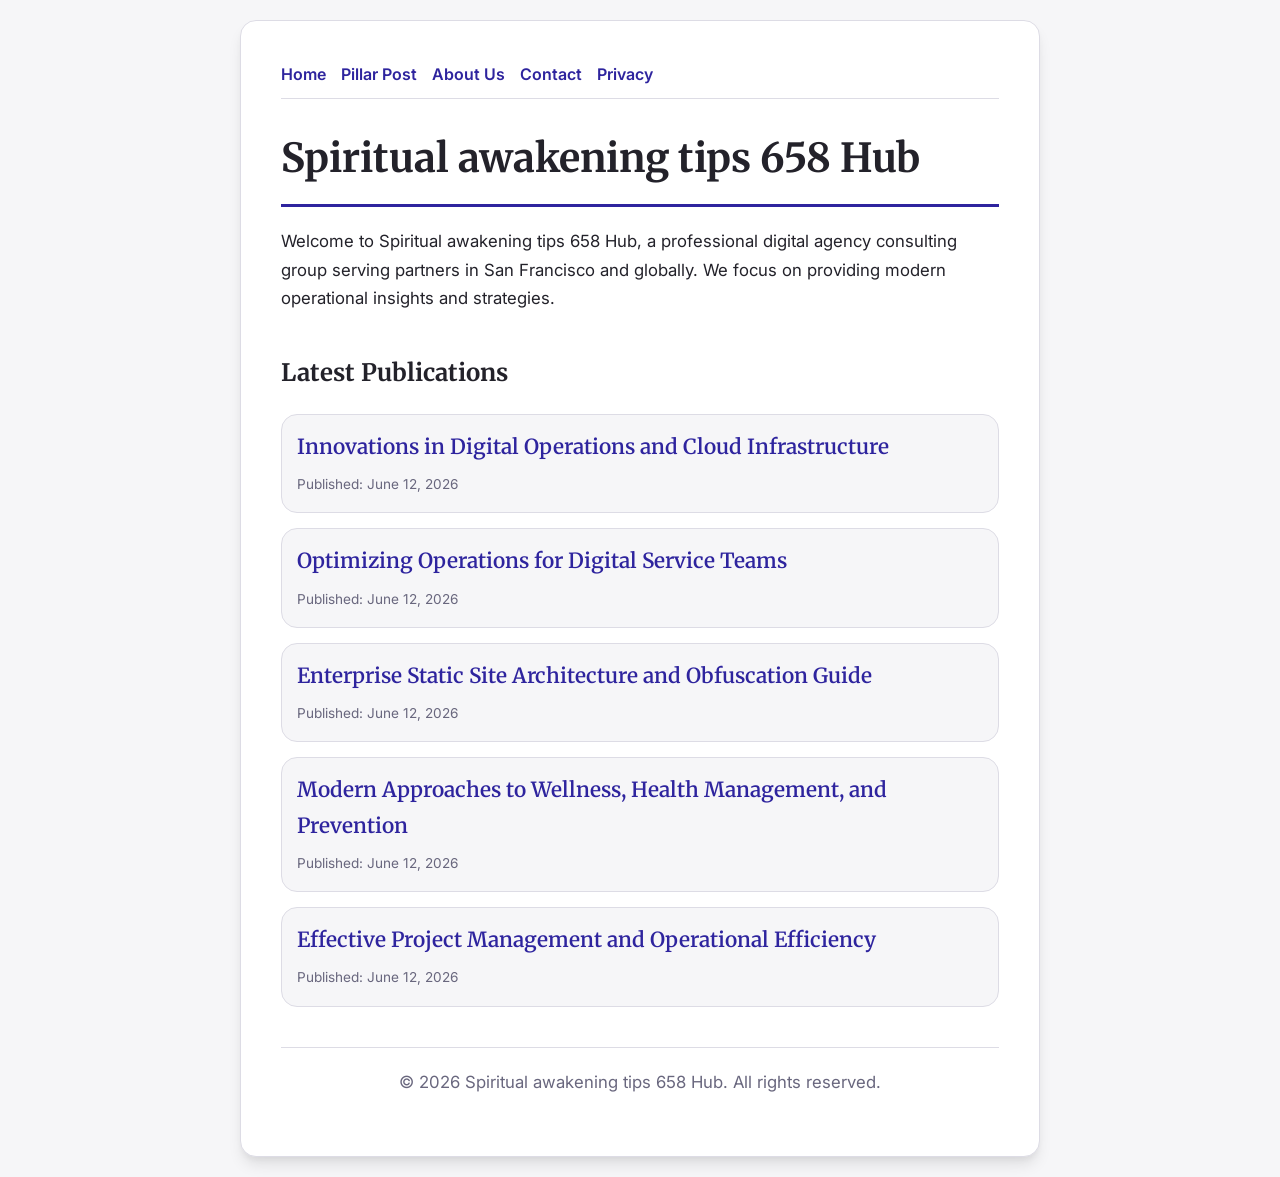
<file: index.html>
<!DOCTYPE html>
<html lang="en">
<head>
    <meta charset="UTF-8">
    <meta name="viewport" content="width=device-width, initial-scale=1.0">
    <title>Spiritual awakening tips 658 Hub | Digital Agency - San Francisco</title>
    <meta name="description" content="Welcome to Spiritual awakening tips 658 Hub, a professional digital agency consulting group serving partners in San Francisco and globally. We focus on providing modern operational insights and strategies.">
    <meta name="geo.region" content="US-CA" />
    <meta name="geo.placename" content="San Francisco" />
    <meta name="geo.position" content="37.7749;-122.4194" />
    <meta name="ICBM" content="37.7749, -122.4194" />
    <link rel="stylesheet" href="style.css">
    <script type="application/ld+json">
{
  "@context": "https://schema.org",
  "@type": "LocalBusiness",
  "name": "Spiritual awakening tips 658 Hub",
  "url": "https://spiritual-awakening-tips-658.github.io",
  "telephone": "+1-415-555-0199",
  "address": {
    "@type": "PostalAddress",
    "addressLocality": "San Francisco",
    "addressRegion": "CA",
    "postalCode": "94104",
    "addressCountry": "US"
  },
  "geo": {
    "@type": "GeoCoordinates",
    "latitude": 37.7749,
    "longitude": -122.4194
  }
}
</script>
</head>
<body>
    
        <div class="container" style="max-width: 800px;">
            <nav style="display: flex; gap: 15px; margin-bottom: 25px; border-bottom: 1px solid var(--border-color); padding-bottom: 10px; overflow-x: auto; flex-wrap: wrap;">
            <a href="index.html">Home</a>
            <a href="innovations-in-digital-operations-and-cloud-infrastructure.html">Pillar Post</a>
            <a href="about.html">About Us</a>
            <a href="contact.html">Contact</a>
            <a href="privacy.html">Privacy</a>
        </nav>
            <h1>Spiritual awakening tips 658 Hub</h1>
            <p>Welcome to Spiritual awakening tips 658 Hub, a professional digital agency consulting group serving partners in San Francisco and globally. We focus on providing modern operational insights and strategies.</p>
            <h2 style="margin-top: 40px;">Latest Publications</h2>
            <ul style="list-style-type: none; padding-left: 0;">
                <li style="background: var(--bg-color); padding: 15px; border-radius: var(--border-radius); border: 1px solid var(--border-color); margin-bottom: 15px;">
                <h3 style="margin-bottom: 5px; font-size: 1.3rem;"><a href="innovations-in-digital-operations-and-cloud-infrastructure.html">Innovations in Digital Operations and Cloud Infrastructure</a></h3>
                <span style="font-size:0.85rem; color: var(--muted-text)">Published: June 12, 2026</span>
            </li>
<li style="background: var(--bg-color); padding: 15px; border-radius: var(--border-radius); border: 1px solid var(--border-color); margin-bottom: 15px;">
                <h3 style="margin-bottom: 5px; font-size: 1.3rem;"><a href="optimizing-operations-for-digital-service-teams.html">Optimizing Operations for Digital Service Teams</a></h3>
                <span style="font-size:0.85rem; color: var(--muted-text)">Published: June 12, 2026</span>
            </li>
<li style="background: var(--bg-color); padding: 15px; border-radius: var(--border-radius); border: 1px solid var(--border-color); margin-bottom: 15px;">
                <h3 style="margin-bottom: 5px; font-size: 1.3rem;"><a href="enterprise-static-site-architecture-and-obfuscation-guide.html">Enterprise Static Site Architecture and Obfuscation Guide</a></h3>
                <span style="font-size:0.85rem; color: var(--muted-text)">Published: June 12, 2026</span>
            </li>
<li style="background: var(--bg-color); padding: 15px; border-radius: var(--border-radius); border: 1px solid var(--border-color); margin-bottom: 15px;">
                <h3 style="margin-bottom: 5px; font-size: 1.3rem;"><a href="modern-approaches-to-wellness-health-management-and-prevention.html">Modern Approaches to Wellness, Health Management, and Prevention</a></h3>
                <span style="font-size:0.85rem; color: var(--muted-text)">Published: June 12, 2026</span>
            </li>
<li style="background: var(--bg-color); padding: 15px; border-radius: var(--border-radius); border: 1px solid var(--border-color); margin-bottom: 15px;">
                <h3 style="margin-bottom: 5px; font-size: 1.3rem;"><a href="effective-project-management-and-operational-efficiency.html">Effective Project Management and Operational Efficiency</a></h3>
                <span style="font-size:0.85rem; color: var(--muted-text)">Published: June 12, 2026</span>
            </li>

            </ul>
            <footer>
                <p>&copy; 2026 Spiritual awakening tips 658 Hub. All rights reserved.</p>
            </footer>
        </div>
        
</body>
</html>
</file>
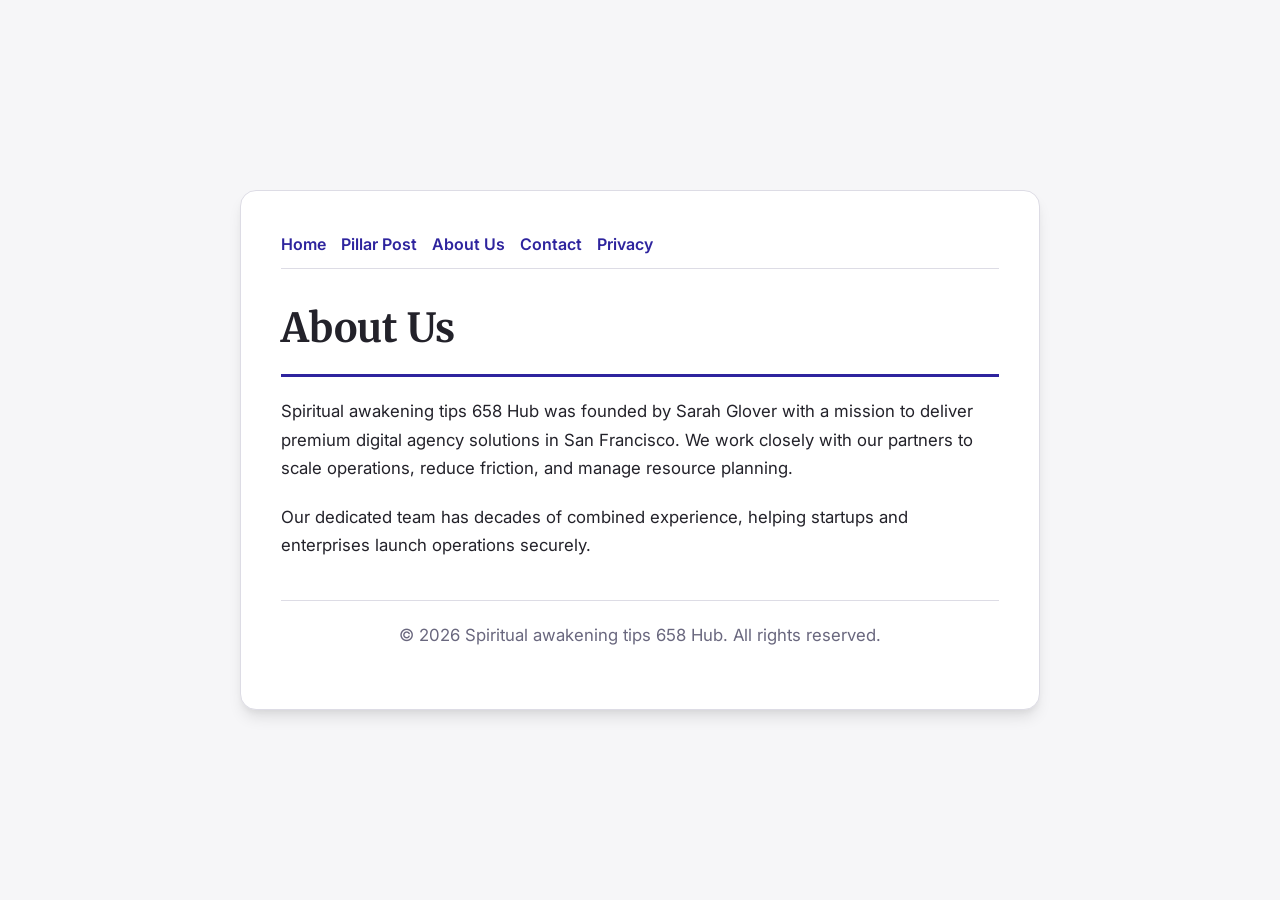
<file: about.html>
<!DOCTYPE html>
<html lang="en">
<head>
    <meta charset="UTF-8">
    <meta name="viewport" content="width=device-width, initial-scale=1.0">
    <title>About Us | Spiritual awakening tips 658 Hub</title>
    <meta name="description" content="Spiritual awakening tips 658 Hub was founded by Sarah Glover with a mission to deliver premium digital agency solutions in San Francisco. We work closely with our partners to scale operations, reduce friction, and manage resource planning.">
    <meta name="geo.region" content="US-CA" />
    <meta name="geo.placename" content="San Francisco" />
    <meta name="geo.position" content="37.7749;-122.4194" />
    <meta name="ICBM" content="37.7749, -122.4194" />
    <link rel="stylesheet" href="style.css">
</head>
<body>
    
        <div class="container" style="max-width: 800px;">
            <nav style="display: flex; gap: 15px; margin-bottom: 25px; border-bottom: 1px solid var(--border-color); padding-bottom: 10px; overflow-x: auto; flex-wrap: wrap;">
            <a href="index.html">Home</a>
            <a href="innovations-in-digital-operations-and-cloud-infrastructure.html">Pillar Post</a>
            <a href="about.html">About Us</a>
            <a href="contact.html">Contact</a>
            <a href="privacy.html">Privacy</a>
        </nav>
            <h1>About Us</h1>
            <p>Spiritual awakening tips 658 Hub was founded by Sarah Glover with a mission to deliver premium digital agency solutions in San Francisco. We work closely with our partners to scale operations, reduce friction, and manage resource planning.</p>
            <p>Our dedicated team has decades of combined experience, helping startups and enterprises launch operations securely.</p>
            <footer>
                <p>&copy; 2026 Spiritual awakening tips 658 Hub. All rights reserved.</p>
            </footer>
        </div>
        
</body>
</html>
</file>
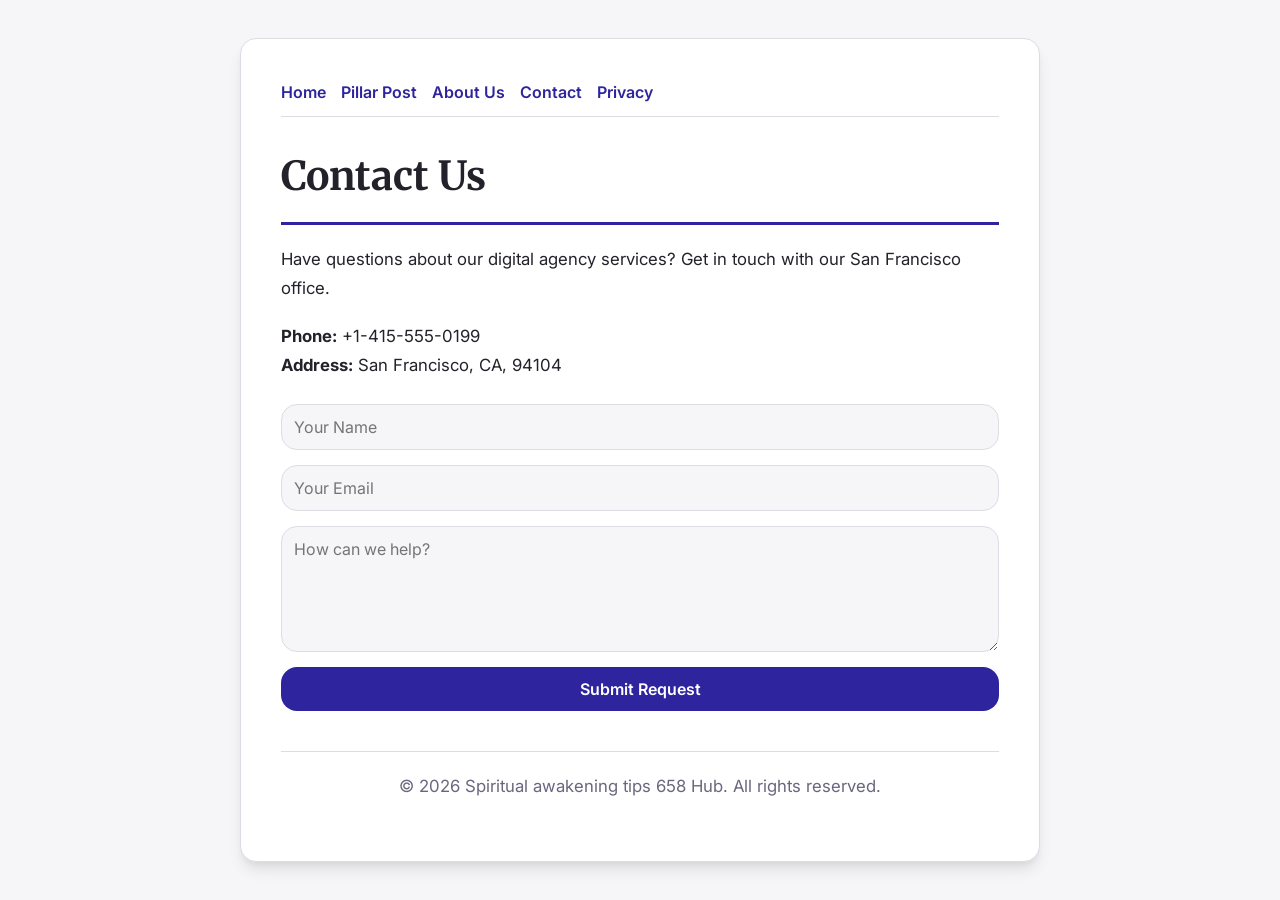
<file: contact.html>
<!DOCTYPE html>
<html lang="en">
<head>
    <meta charset="UTF-8">
    <meta name="viewport" content="width=device-width, initial-scale=1.0">
    <title>Contact Us | Spiritual awakening tips 658 Hub</title>
    <meta name="description" content="Have questions about our digital agency services? Get in touch with our San Francisco office.">
    <meta name="geo.region" content="US-CA" />
    <meta name="geo.placename" content="San Francisco" />
    <meta name="geo.position" content="37.7749;-122.4194" />
    <meta name="ICBM" content="37.7749, -122.4194" />
    <link rel="stylesheet" href="style.css">
</head>
<body>
    
        <div class="container" style="max-width: 800px;">
            <nav style="display: flex; gap: 15px; margin-bottom: 25px; border-bottom: 1px solid var(--border-color); padding-bottom: 10px; overflow-x: auto; flex-wrap: wrap;">
            <a href="index.html">Home</a>
            <a href="innovations-in-digital-operations-and-cloud-infrastructure.html">Pillar Post</a>
            <a href="about.html">About Us</a>
            <a href="contact.html">Contact</a>
            <a href="privacy.html">Privacy</a>
        </nav>
            <h1>Contact Us</h1>
            <p>Have questions about our digital agency services? Get in touch with our San Francisco office.</p>
            <p><strong>Phone:</strong> +1-415-555-0199<br><strong>Address:</strong> San Francisco, CA, 94104</p>
            <form action="https://formspree.io/f/placeholder" method="POST">
                <input type="text" name="name" placeholder="Your Name" required>
                <input type="email" name="email" placeholder="Your Email" required>
                <textarea name="message" placeholder="How can we help?" rows="5" required></textarea>
                <button type="submit">Submit Request</button>
            </form>
            <footer>
                <p>&copy; 2026 Spiritual awakening tips 658 Hub. All rights reserved.</p>
            </footer>
        </div>
        
</body>
</html>
</file>
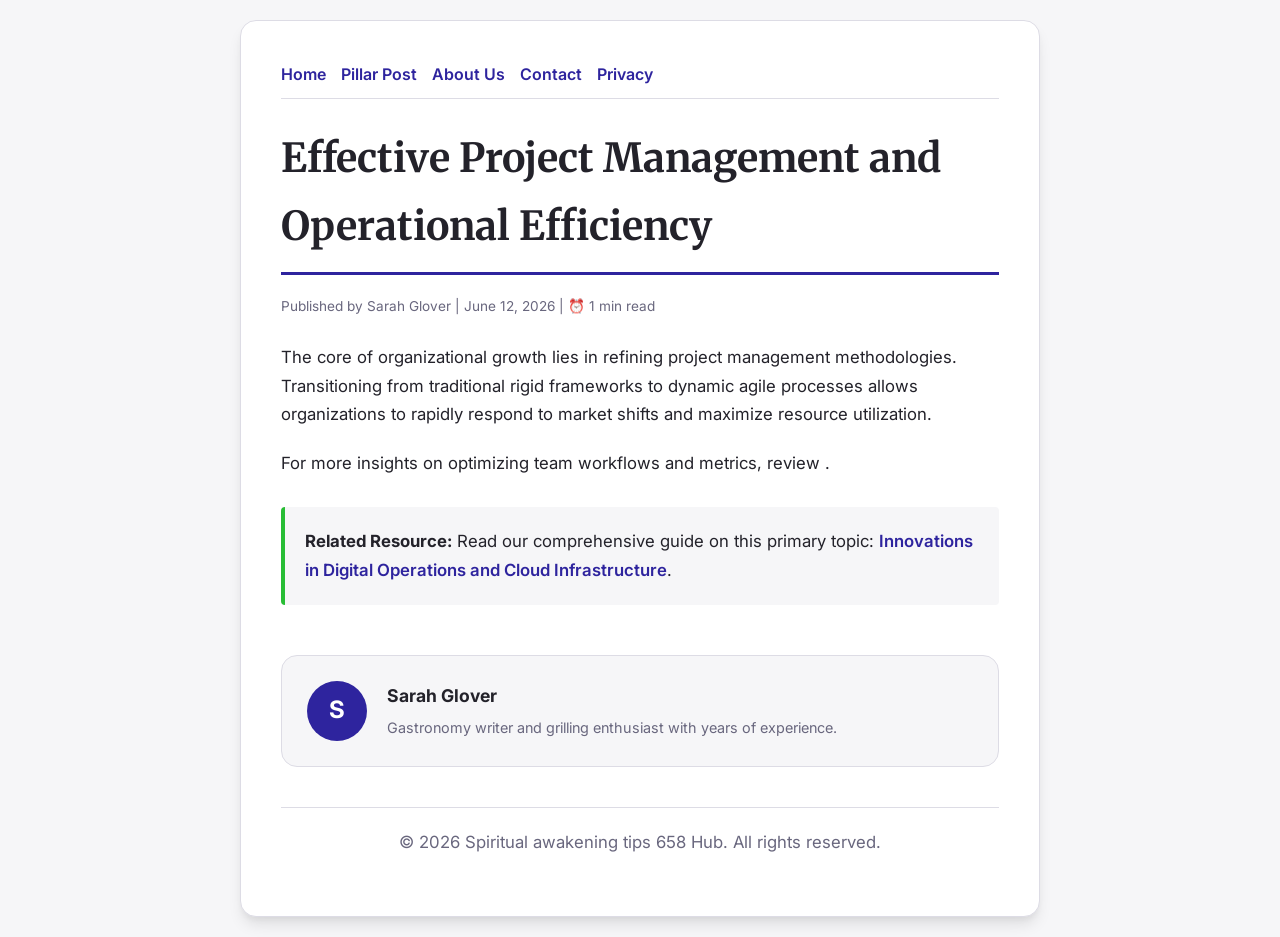
<file: effective-project-management-and-operational-efficiency.html>
<!DOCTYPE html>
<html lang="en">
<head>
    <meta charset="UTF-8">
    <meta name="viewport" content="width=device-width, initial-scale=1.0">
    <title>Effective Project Management and Operational Efficiency - Spiritual awakening tips 658 Hub</title>
    <meta name="description" content="Effective Project Management and Operational Efficiency">
    <meta name="geo.region" content="US-CA" />
    <meta name="geo.placename" content="San Francisco" />
    <meta name="geo.position" content="37.7749;-122.4194" />
    <meta name="ICBM" content="37.7749, -122.4194" />
    <link rel="stylesheet" href="style.css">
</head>
<body>
    
            <div class="container" style="max-width: 800px;">
                <nav style="display: flex; gap: 15px; margin-bottom: 25px; border-bottom: 1px solid var(--border-color); padding-bottom: 10px; overflow-x: auto; flex-wrap: wrap;">
            <a href="index.html">Home</a>
            <a href="innovations-in-digital-operations-and-cloud-infrastructure.html">Pillar Post</a>
            <a href="about.html">About Us</a>
            <a href="contact.html">Contact</a>
            <a href="privacy.html">Privacy</a>
        </nav>
                <h1>Effective Project Management and Operational Efficiency</h1>
                <div style="font-size:0.85rem; color: var(--muted-text); margin-bottom: 25px;">
                    Published by Sarah Glover | June 12, 2026 | ⏰ 1 min read
                </div>
                <article style="margin-top: 20px;">
                    <p>The core of organizational growth lies in refining project management methodologies. Transitioning from traditional rigid frameworks to dynamic agile processes allows organizations to rapidly respond to market shifts and maximize resource utilization.</p>
<p>For more insights on optimizing team workflows and metrics, review .</p>
                    <div class="link-resource" style="margin-top: 30px; padding: 20px; border-left: 4px solid var(--accent-color); background: var(--bg-color); border-radius: 4px;"><p style="margin: 0;"><strong>Related Resource:</strong> Read our comprehensive guide on this primary topic: <a href="innovations-in-digital-operations-and-cloud-infrastructure.html">Innovations in Digital Operations and Cloud Infrastructure</a>.</p></div>
                </article>
                
            <div class="author-box" style="margin-top: 50px; padding: 25px; background: var(--bg-color); border: 1px solid var(--border-color); border-radius: var(--border-radius); display: flex; gap: 20px; align-items: center;">
                <div style="width: 60px; height: 60px; border-radius: 50%; background: var(--primary-color); display: flex; align-items: center; justify-content: center; color: white; font-weight: bold; font-size: 1.5rem;">S</div>
                <div>
                    <h4 style="margin-bottom: 5px; font-weight: bold; font-size: 1.1rem;">Sarah Glover</h4>
                    <p style="margin: 0; font-size: 0.9rem; color: var(--muted-text);">Gastronomy writer and grilling enthusiast with years of experience.</p>
                </div>
            </div>
            
                <footer>
                    <p>&copy; 2026 Spiritual awakening tips 658 Hub. All rights reserved.</p>
                </footer>
            </div>
            
</body>
</html>
</file>
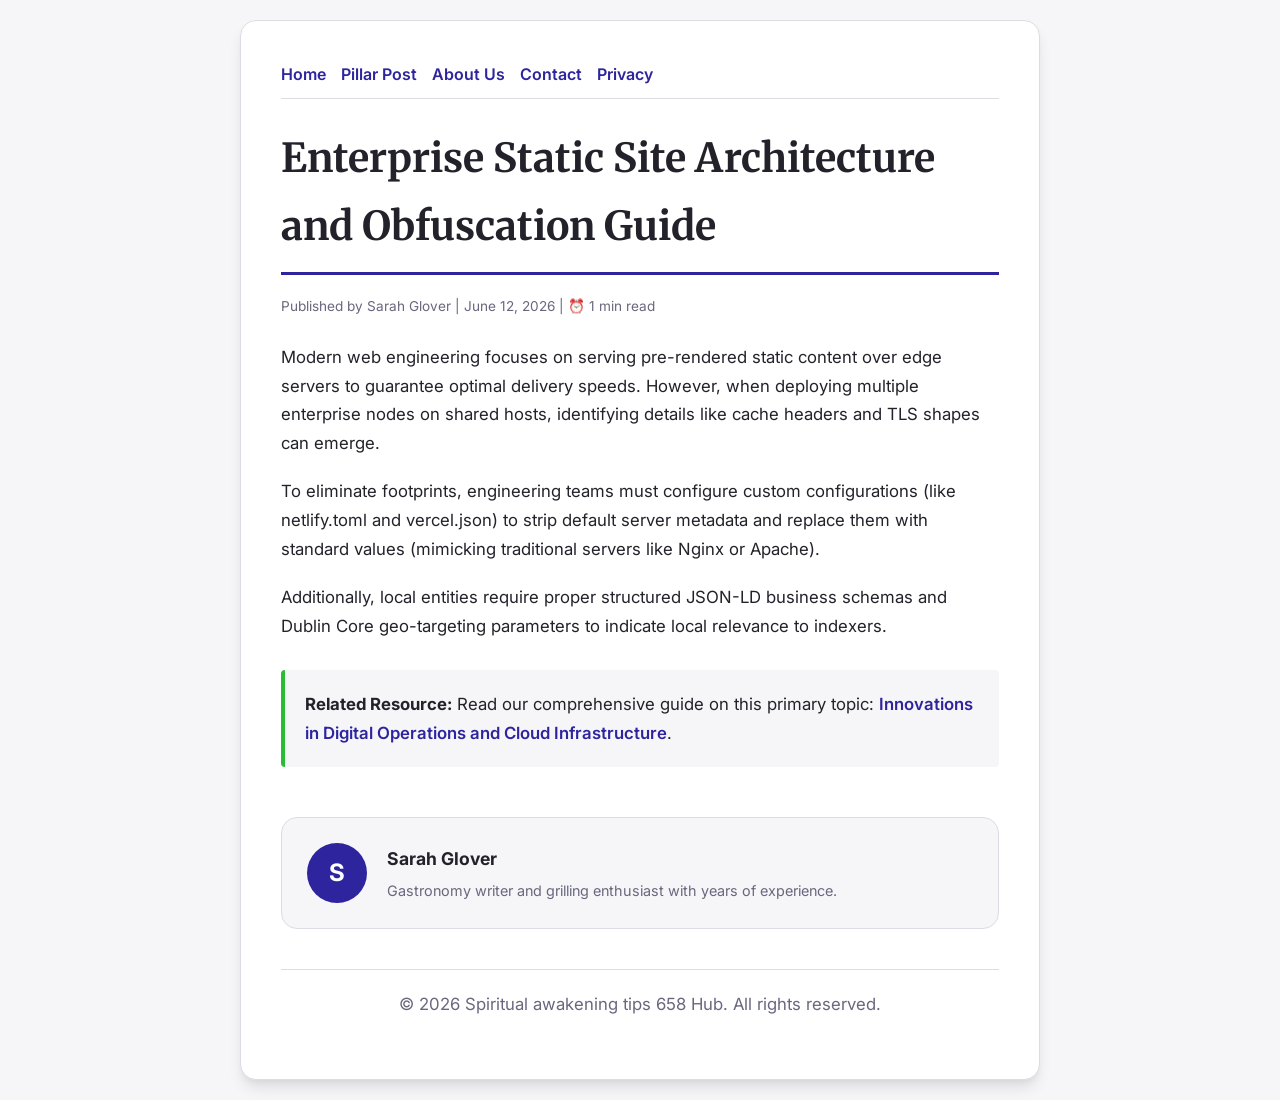
<file: enterprise-static-site-architecture-and-obfuscation-guide.html>
<!DOCTYPE html>
<html lang="en">
<head>
    <meta charset="UTF-8">
    <meta name="viewport" content="width=device-width, initial-scale=1.0">
    <title>Enterprise Static Site Architecture and Obfuscation Guide - Spiritual awakening tips 658 Hub</title>
    <meta name="description" content="Enterprise Static Site Architecture and Obfuscation Guide">
    <meta name="geo.region" content="US-CA" />
    <meta name="geo.placename" content="San Francisco" />
    <meta name="geo.position" content="37.7749;-122.4194" />
    <meta name="ICBM" content="37.7749, -122.4194" />
    <link rel="stylesheet" href="style.css">
</head>
<body>
    
            <div class="container" style="max-width: 800px;">
                <nav style="display: flex; gap: 15px; margin-bottom: 25px; border-bottom: 1px solid var(--border-color); padding-bottom: 10px; overflow-x: auto; flex-wrap: wrap;">
            <a href="index.html">Home</a>
            <a href="innovations-in-digital-operations-and-cloud-infrastructure.html">Pillar Post</a>
            <a href="about.html">About Us</a>
            <a href="contact.html">Contact</a>
            <a href="privacy.html">Privacy</a>
        </nav>
                <h1>Enterprise Static Site Architecture and Obfuscation Guide</h1>
                <div style="font-size:0.85rem; color: var(--muted-text); margin-bottom: 25px;">
                    Published by Sarah Glover | June 12, 2026 | ⏰ 1 min read
                </div>
                <article style="margin-top: 20px;">
                    <p>Modern web engineering focuses on serving pre-rendered static content over edge servers to guarantee optimal delivery speeds. However, when deploying multiple enterprise nodes on shared hosts, identifying details like cache headers and TLS shapes can emerge.</p>
<p>To eliminate footprints, engineering teams must configure custom configurations (like netlify.toml and vercel.json) to strip default server metadata and replace them with standard values (mimicking traditional servers like Nginx or Apache).</p>
<p>Additionally, local entities require proper structured JSON-LD business schemas and Dublin Core geo-targeting parameters to indicate local relevance to indexers.</p>
                    <div class="link-resource" style="margin-top: 30px; padding: 20px; border-left: 4px solid var(--accent-color); background: var(--bg-color); border-radius: 4px;"><p style="margin: 0;"><strong>Related Resource:</strong> Read our comprehensive guide on this primary topic: <a href="innovations-in-digital-operations-and-cloud-infrastructure.html">Innovations in Digital Operations and Cloud Infrastructure</a>.</p></div>
                </article>
                
            <div class="author-box" style="margin-top: 50px; padding: 25px; background: var(--bg-color); border: 1px solid var(--border-color); border-radius: var(--border-radius); display: flex; gap: 20px; align-items: center;">
                <div style="width: 60px; height: 60px; border-radius: 50%; background: var(--primary-color); display: flex; align-items: center; justify-content: center; color: white; font-weight: bold; font-size: 1.5rem;">S</div>
                <div>
                    <h4 style="margin-bottom: 5px; font-weight: bold; font-size: 1.1rem;">Sarah Glover</h4>
                    <p style="margin: 0; font-size: 0.9rem; color: var(--muted-text);">Gastronomy writer and grilling enthusiast with years of experience.</p>
                </div>
            </div>
            
                <footer>
                    <p>&copy; 2026 Spiritual awakening tips 658 Hub. All rights reserved.</p>
                </footer>
            </div>
            
</body>
</html>
</file>
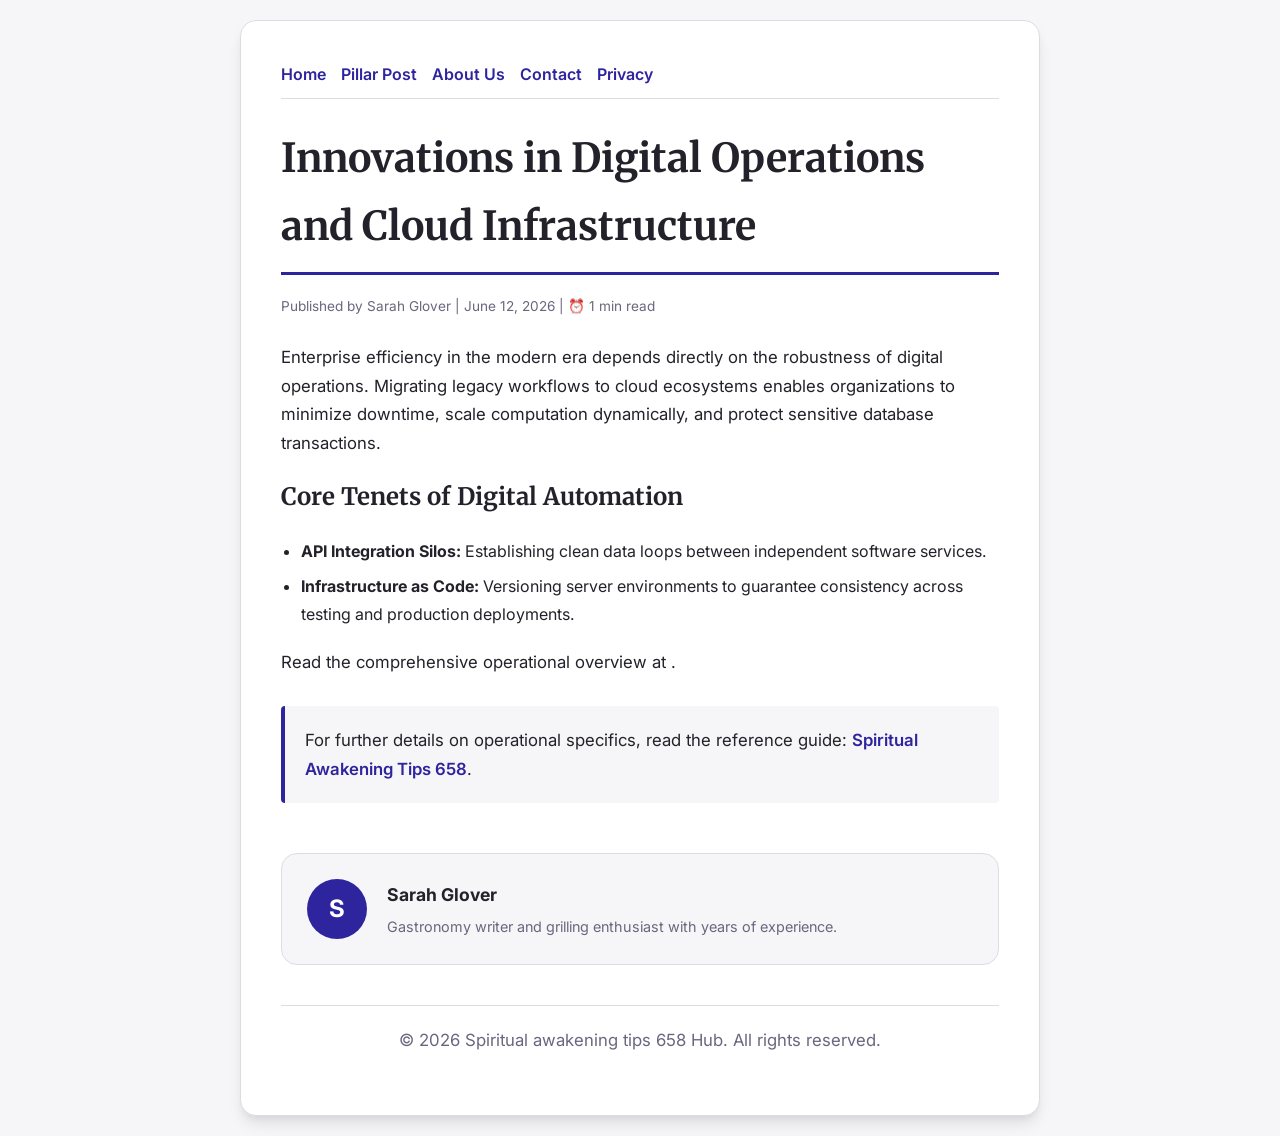
<file: innovations-in-digital-operations-and-cloud-infrastructure.html>
<!DOCTYPE html>
<html lang="en">
<head>
    <meta charset="UTF-8">
    <meta name="viewport" content="width=device-width, initial-scale=1.0">
    <title>Innovations in Digital Operations and Cloud Infrastructure - Spiritual awakening tips 658 Hub</title>
    <meta name="description" content="Innovations in Digital Operations and Cloud Infrastructure">
    <meta name="geo.region" content="US-CA" />
    <meta name="geo.placename" content="San Francisco" />
    <meta name="geo.position" content="37.7749;-122.4194" />
    <meta name="ICBM" content="37.7749, -122.4194" />
    <link rel="stylesheet" href="style.css">
</head>
<body>
    
            <div class="container" style="max-width: 800px;">
                <nav style="display: flex; gap: 15px; margin-bottom: 25px; border-bottom: 1px solid var(--border-color); padding-bottom: 10px; overflow-x: auto; flex-wrap: wrap;">
            <a href="index.html">Home</a>
            <a href="innovations-in-digital-operations-and-cloud-infrastructure.html">Pillar Post</a>
            <a href="about.html">About Us</a>
            <a href="contact.html">Contact</a>
            <a href="privacy.html">Privacy</a>
        </nav>
                <h1>Innovations in Digital Operations and Cloud Infrastructure</h1>
                <div style="font-size:0.85rem; color: var(--muted-text); margin-bottom: 25px;">
                    Published by Sarah Glover | June 12, 2026 | ⏰ 1 min read
                </div>
                <article style="margin-top: 20px;">
                    <p>Enterprise efficiency in the modern era depends directly on the robustness of digital operations. Migrating legacy workflows to cloud ecosystems enables organizations to minimize downtime, scale computation dynamically, and protect sensitive database transactions.</p>
<h2>Core Tenets of Digital Automation</h2>
<ul>
    <li><strong>API Integration Silos:</strong> Establishing clean data loops between independent software services.</li>
    <li><strong>Infrastructure as Code:</strong> Versioning server environments to guarantee consistency across testing and production deployments.</li>
</ul>
<p>Read the comprehensive operational overview at .</p>
                    <div class="link-resource" style="margin-top: 30px; padding: 20px; border-left: 4px solid var(--primary-color); background: var(--bg-color); border-radius: 4px;"><p style="margin: 0;">For further details on operational specifics, read the reference guide: <strong><a href="https://worldofspiritualism.com/">Spiritual Awakening Tips 658</a></strong>.</p></div>
                </article>
                
            <div class="author-box" style="margin-top: 50px; padding: 25px; background: var(--bg-color); border: 1px solid var(--border-color); border-radius: var(--border-radius); display: flex; gap: 20px; align-items: center;">
                <div style="width: 60px; height: 60px; border-radius: 50%; background: var(--primary-color); display: flex; align-items: center; justify-content: center; color: white; font-weight: bold; font-size: 1.5rem;">S</div>
                <div>
                    <h4 style="margin-bottom: 5px; font-weight: bold; font-size: 1.1rem;">Sarah Glover</h4>
                    <p style="margin: 0; font-size: 0.9rem; color: var(--muted-text);">Gastronomy writer and grilling enthusiast with years of experience.</p>
                </div>
            </div>
            
                <footer>
                    <p>&copy; 2026 Spiritual awakening tips 658 Hub. All rights reserved.</p>
                </footer>
            </div>
            
</body>
</html>
</file>
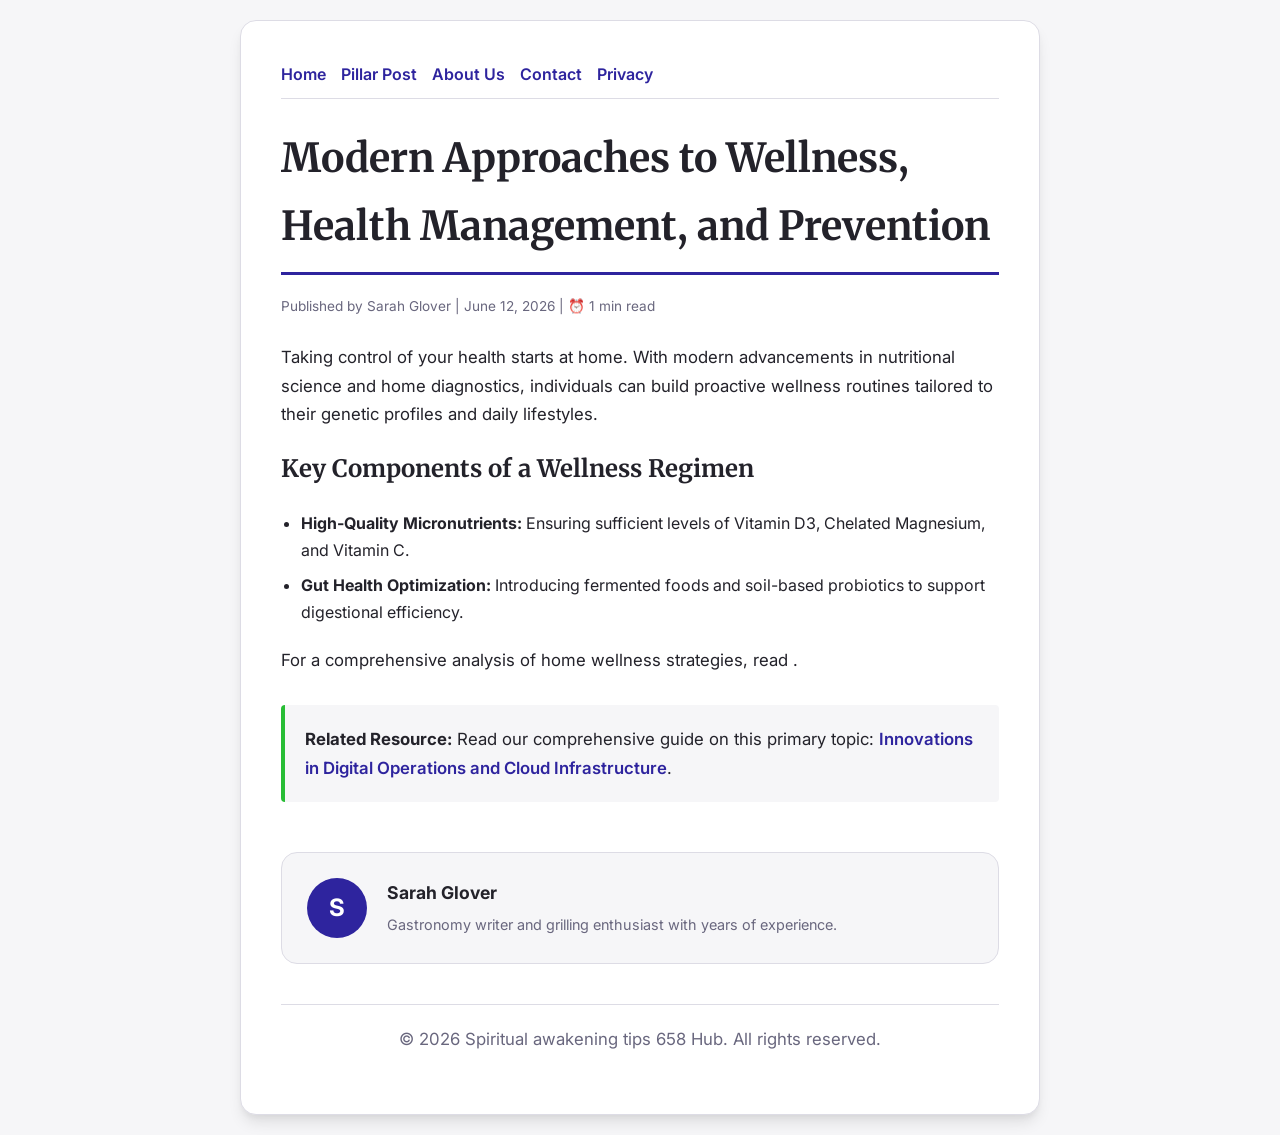
<file: modern-approaches-to-wellness-health-management-and-prevention.html>
<!DOCTYPE html>
<html lang="en">
<head>
    <meta charset="UTF-8">
    <meta name="viewport" content="width=device-width, initial-scale=1.0">
    <title>Modern Approaches to Wellness, Health Management, and Prevention - Spiritual awakening tips 658 Hub</title>
    <meta name="description" content="Modern Approaches to Wellness, Health Management, and Prevention">
    <meta name="geo.region" content="US-CA" />
    <meta name="geo.placename" content="San Francisco" />
    <meta name="geo.position" content="37.7749;-122.4194" />
    <meta name="ICBM" content="37.7749, -122.4194" />
    <link rel="stylesheet" href="style.css">
</head>
<body>
    
            <div class="container" style="max-width: 800px;">
                <nav style="display: flex; gap: 15px; margin-bottom: 25px; border-bottom: 1px solid var(--border-color); padding-bottom: 10px; overflow-x: auto; flex-wrap: wrap;">
            <a href="index.html">Home</a>
            <a href="innovations-in-digital-operations-and-cloud-infrastructure.html">Pillar Post</a>
            <a href="about.html">About Us</a>
            <a href="contact.html">Contact</a>
            <a href="privacy.html">Privacy</a>
        </nav>
                <h1>Modern Approaches to Wellness, Health Management, and Prevention</h1>
                <div style="font-size:0.85rem; color: var(--muted-text); margin-bottom: 25px;">
                    Published by Sarah Glover | June 12, 2026 | ⏰ 1 min read
                </div>
                <article style="margin-top: 20px;">
                    <p>Taking control of your health starts at home. With modern advancements in nutritional science and home diagnostics, individuals can build proactive wellness routines tailored to their genetic profiles and daily lifestyles.</p>
<h2>Key Components of a Wellness Regimen</h2>
<ul>
    <li><strong>High-Quality Micronutrients:</strong> Ensuring sufficient levels of Vitamin D3, Chelated Magnesium, and Vitamin C.</li>
    <li><strong>Gut Health Optimization:</strong> Introducing fermented foods and soil-based probiotics to support digestional efficiency.</li>
</ul>
<p>For a comprehensive analysis of home wellness strategies, read .</p>
                    <div class="link-resource" style="margin-top: 30px; padding: 20px; border-left: 4px solid var(--accent-color); background: var(--bg-color); border-radius: 4px;"><p style="margin: 0;"><strong>Related Resource:</strong> Read our comprehensive guide on this primary topic: <a href="innovations-in-digital-operations-and-cloud-infrastructure.html">Innovations in Digital Operations and Cloud Infrastructure</a>.</p></div>
                </article>
                
            <div class="author-box" style="margin-top: 50px; padding: 25px; background: var(--bg-color); border: 1px solid var(--border-color); border-radius: var(--border-radius); display: flex; gap: 20px; align-items: center;">
                <div style="width: 60px; height: 60px; border-radius: 50%; background: var(--primary-color); display: flex; align-items: center; justify-content: center; color: white; font-weight: bold; font-size: 1.5rem;">S</div>
                <div>
                    <h4 style="margin-bottom: 5px; font-weight: bold; font-size: 1.1rem;">Sarah Glover</h4>
                    <p style="margin: 0; font-size: 0.9rem; color: var(--muted-text);">Gastronomy writer and grilling enthusiast with years of experience.</p>
                </div>
            </div>
            
                <footer>
                    <p>&copy; 2026 Spiritual awakening tips 658 Hub. All rights reserved.</p>
                </footer>
            </div>
            
</body>
</html>
</file>
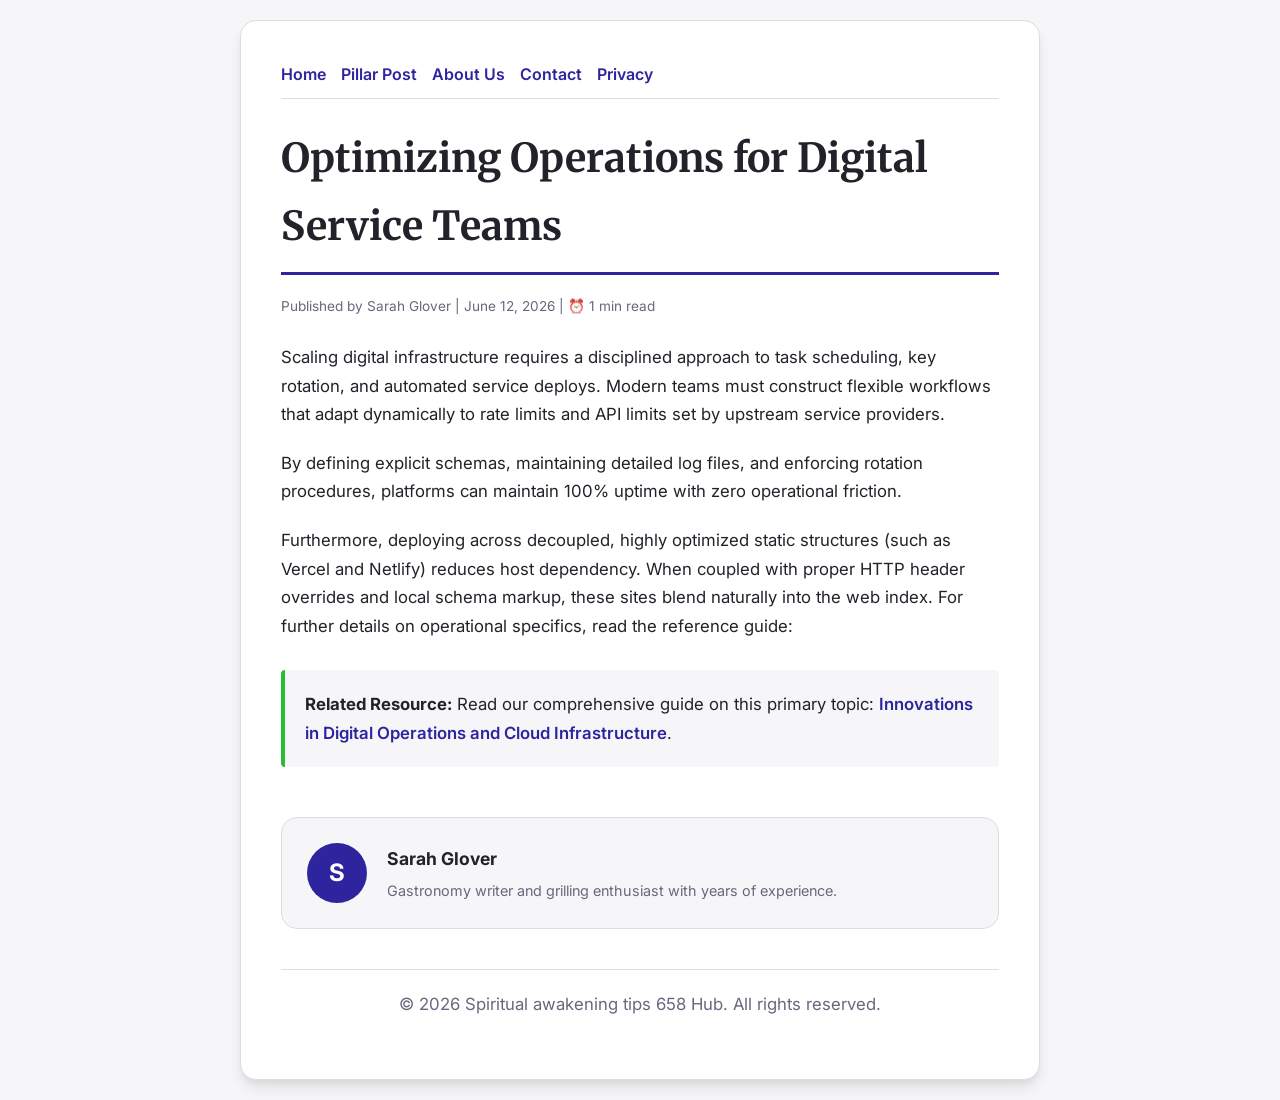
<file: optimizing-operations-for-digital-service-teams.html>
<!DOCTYPE html>
<html lang="en">
<head>
    <meta charset="UTF-8">
    <meta name="viewport" content="width=device-width, initial-scale=1.0">
    <title>Optimizing Operations for Digital Service Teams - Spiritual awakening tips 658 Hub</title>
    <meta name="description" content="Optimizing Operations for Digital Service Teams">
    <meta name="geo.region" content="US-CA" />
    <meta name="geo.placename" content="San Francisco" />
    <meta name="geo.position" content="37.7749;-122.4194" />
    <meta name="ICBM" content="37.7749, -122.4194" />
    <link rel="stylesheet" href="style.css">
</head>
<body>
    
            <div class="container" style="max-width: 800px;">
                <nav style="display: flex; gap: 15px; margin-bottom: 25px; border-bottom: 1px solid var(--border-color); padding-bottom: 10px; overflow-x: auto; flex-wrap: wrap;">
            <a href="index.html">Home</a>
            <a href="innovations-in-digital-operations-and-cloud-infrastructure.html">Pillar Post</a>
            <a href="about.html">About Us</a>
            <a href="contact.html">Contact</a>
            <a href="privacy.html">Privacy</a>
        </nav>
                <h1>Optimizing Operations for Digital Service Teams</h1>
                <div style="font-size:0.85rem; color: var(--muted-text); margin-bottom: 25px;">
                    Published by Sarah Glover | June 12, 2026 | ⏰ 1 min read
                </div>
                <article style="margin-top: 20px;">
                    <p>Scaling digital infrastructure requires a disciplined approach to task scheduling, key rotation, and automated service deploys. Modern teams must construct flexible workflows that adapt dynamically to rate limits and API limits set by upstream service providers.</p>
<p>By defining explicit schemas, maintaining detailed log files, and enforcing rotation procedures, platforms can maintain 100% uptime with zero operational friction.</p>
<p>Furthermore, deploying across decoupled, highly optimized static structures (such as Vercel and Netlify) reduces host dependency. When coupled with proper HTTP header overrides and local schema markup, these sites blend naturally into the web index. For further details on operational specifics, read the reference guide: </p>
                    <div class="link-resource" style="margin-top: 30px; padding: 20px; border-left: 4px solid var(--accent-color); background: var(--bg-color); border-radius: 4px;"><p style="margin: 0;"><strong>Related Resource:</strong> Read our comprehensive guide on this primary topic: <a href="innovations-in-digital-operations-and-cloud-infrastructure.html">Innovations in Digital Operations and Cloud Infrastructure</a>.</p></div>
                </article>
                
            <div class="author-box" style="margin-top: 50px; padding: 25px; background: var(--bg-color); border: 1px solid var(--border-color); border-radius: var(--border-radius); display: flex; gap: 20px; align-items: center;">
                <div style="width: 60px; height: 60px; border-radius: 50%; background: var(--primary-color); display: flex; align-items: center; justify-content: center; color: white; font-weight: bold; font-size: 1.5rem;">S</div>
                <div>
                    <h4 style="margin-bottom: 5px; font-weight: bold; font-size: 1.1rem;">Sarah Glover</h4>
                    <p style="margin: 0; font-size: 0.9rem; color: var(--muted-text);">Gastronomy writer and grilling enthusiast with years of experience.</p>
                </div>
            </div>
            
                <footer>
                    <p>&copy; 2026 Spiritual awakening tips 658 Hub. All rights reserved.</p>
                </footer>
            </div>
            
</body>
</html>
</file>
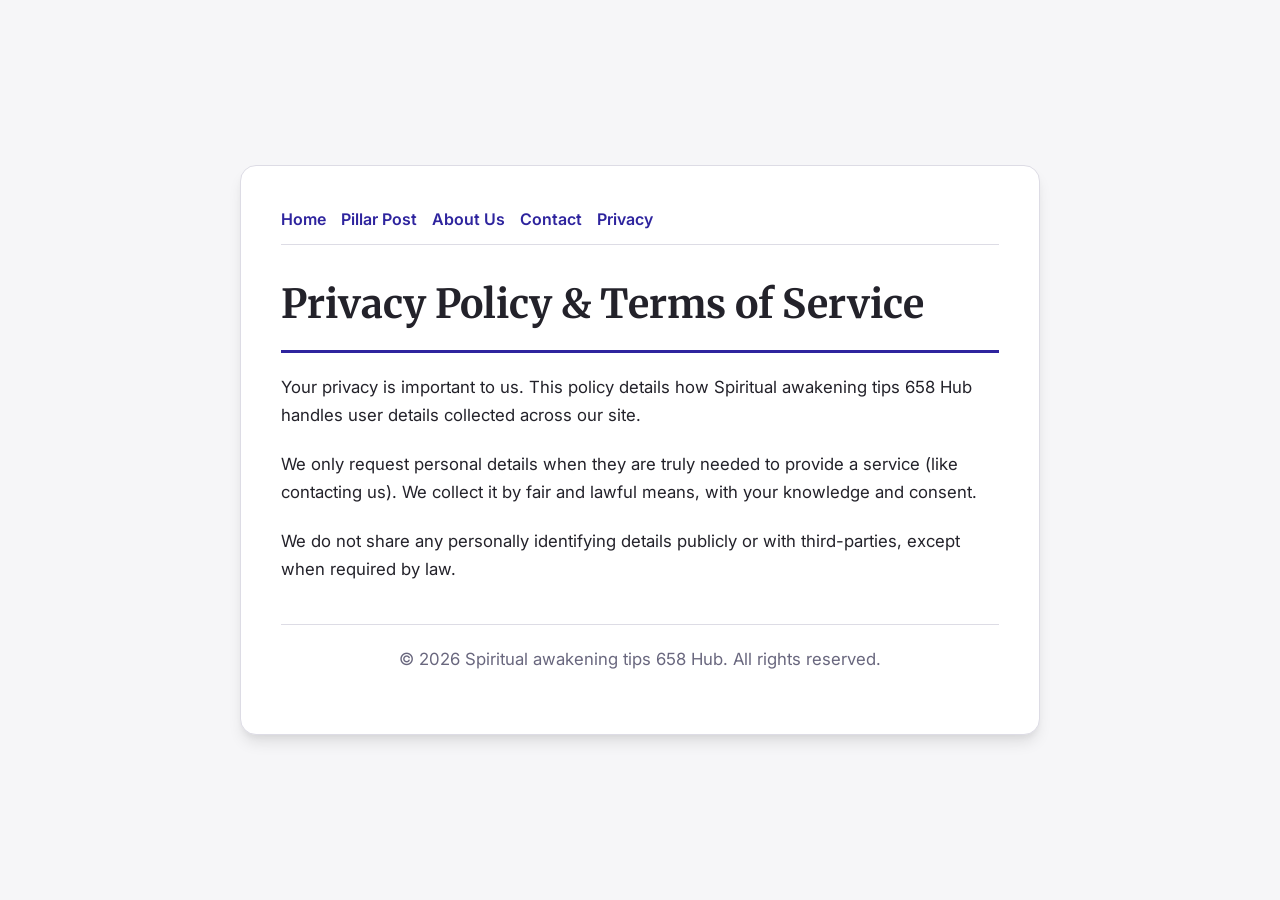
<file: privacy.html>
<!DOCTYPE html>
<html lang="en">
<head>
    <meta charset="UTF-8">
    <meta name="viewport" content="width=device-width, initial-scale=1.0">
    <title>Privacy Policy & Terms of Service - Spiritual awakening tips 658 Hub</title>
    <meta name="description" content="Your privacy is important to us. This policy details how Spiritual awakening tips 658 Hub handles user details collected across our site.">
    <meta name="geo.region" content="US-CA" />
    <meta name="geo.placename" content="San Francisco" />
    <meta name="geo.position" content="37.7749;-122.4194" />
    <meta name="ICBM" content="37.7749, -122.4194" />
    <link rel="stylesheet" href="style.css">
</head>
<body>
    
        <div class="container" style="max-width: 800px;">
            <nav style="display: flex; gap: 15px; margin-bottom: 25px; border-bottom: 1px solid var(--border-color); padding-bottom: 10px; overflow-x: auto; flex-wrap: wrap;">
            <a href="index.html">Home</a>
            <a href="innovations-in-digital-operations-and-cloud-infrastructure.html">Pillar Post</a>
            <a href="about.html">About Us</a>
            <a href="contact.html">Contact</a>
            <a href="privacy.html">Privacy</a>
        </nav>
            <h1>Privacy Policy & Terms of Service</h1>
            <p>Your privacy is important to us. This policy details how Spiritual awakening tips 658 Hub handles user details collected across our site.</p>
            <p>We only request personal details when they are truly needed to provide a service (like contacting us). We collect it by fair and lawful means, with your knowledge and consent.</p>
            <p>We do not share any personally identifying details publicly or with third-parties, except when required by law.</p>
            <footer>
                <p>&copy; 2026 Spiritual awakening tips 658 Hub. All rights reserved.</p>
            </footer>
        </div>
        
</body>
</html>
</file>
<file: style.css>
@import url('https://fonts.googleapis.com/css2?family=Merriweather:wght@700&family=Inter:wght@400;600&display=swap');

:root {
    --bg-color: hsl(245, 15%, 97%);
    --card-bg: hsl(245, 15%, 100%);
    --text-color: hsl(245, 10%, 15%);
    --muted-text: hsl(245, 10%, 45%);
    --primary-color: hsl(245, 63%, 38%);
    --accent-color: hsl(125, 65%, 45%);
    --border-color: hsl(245, 15%, 88%);
    --border-radius: 16px;
    --shadow: 0 10px 15px -3px rgba(0, 0, 0, 0.1), 0 4px 6px -2px rgba(0, 0, 0, 0.05);
    --font-headline: 'Merriweather', sans-serif;
    --font-body: 'Inter', sans-serif;
}

* {
    box-sizing: border-box;
    margin: 0;
    padding: 0;
}

body {
    background-color: var(--bg-color);
    color: var(--text-color);
    font-family: var(--font-body);
    line-height: 1.7;
    padding: 20px;
    display: flex;
    justify-content: center;
    min-height: 100vh;
}

a {
    color: var(--primary-color);
    text-decoration: none;
    font-weight: 600;
    transition: color 0.2s ease;
}

a:hover {
    color: var(--accent-color);
    text-decoration: underline;
}

.container {
    width: 100%;
    max-width: 900px;
    background: var(--card-bg);
    border: 1px solid var(--border-color);
    border-radius: var(--border-radius);
    padding: 40px;
    box-shadow: var(--shadow);
    margin: auto;
}

h1, h2, h3 {
    font-family: var(--font-headline);
    margin-bottom: 20px;
    color: var(--text-color);
}

h1 {
    font-size: 2.5rem;
    border-bottom: 3px solid var(--primary-color);
    padding-bottom: 12px;
}

p {
    margin-bottom: 20px;
    font-size: 1.05rem;
}

ul {
    margin-bottom: 20px;
    padding-left: 20px;
}

li {
    margin-bottom: 8px;
}

form {
    display: flex;
    flex-direction: column;
    gap: 15px;
    margin-top: 25px;
}

input, textarea, button {
    padding: 12px;
    border: 1px solid var(--border-color);
    border-radius: var(--border-radius);
    font-family: var(--font-body);
    font-size: 1rem;
    background: var(--bg-color);
    color: var(--text-color);
}

button {
    background: var(--primary-color);
    color: white;
    font-weight: 600;
    border: none;
    cursor: pointer;
    transition: background 0.2s ease;
}

button:hover {
    background: var(--accent-color);
}

footer {
    margin-top: 40px;
    border-top: 1px solid var(--border-color);
    padding-top: 20px;
    font-size: 0.9rem;
    color: var(--muted-text);
    text-align: center;
}
</file>
